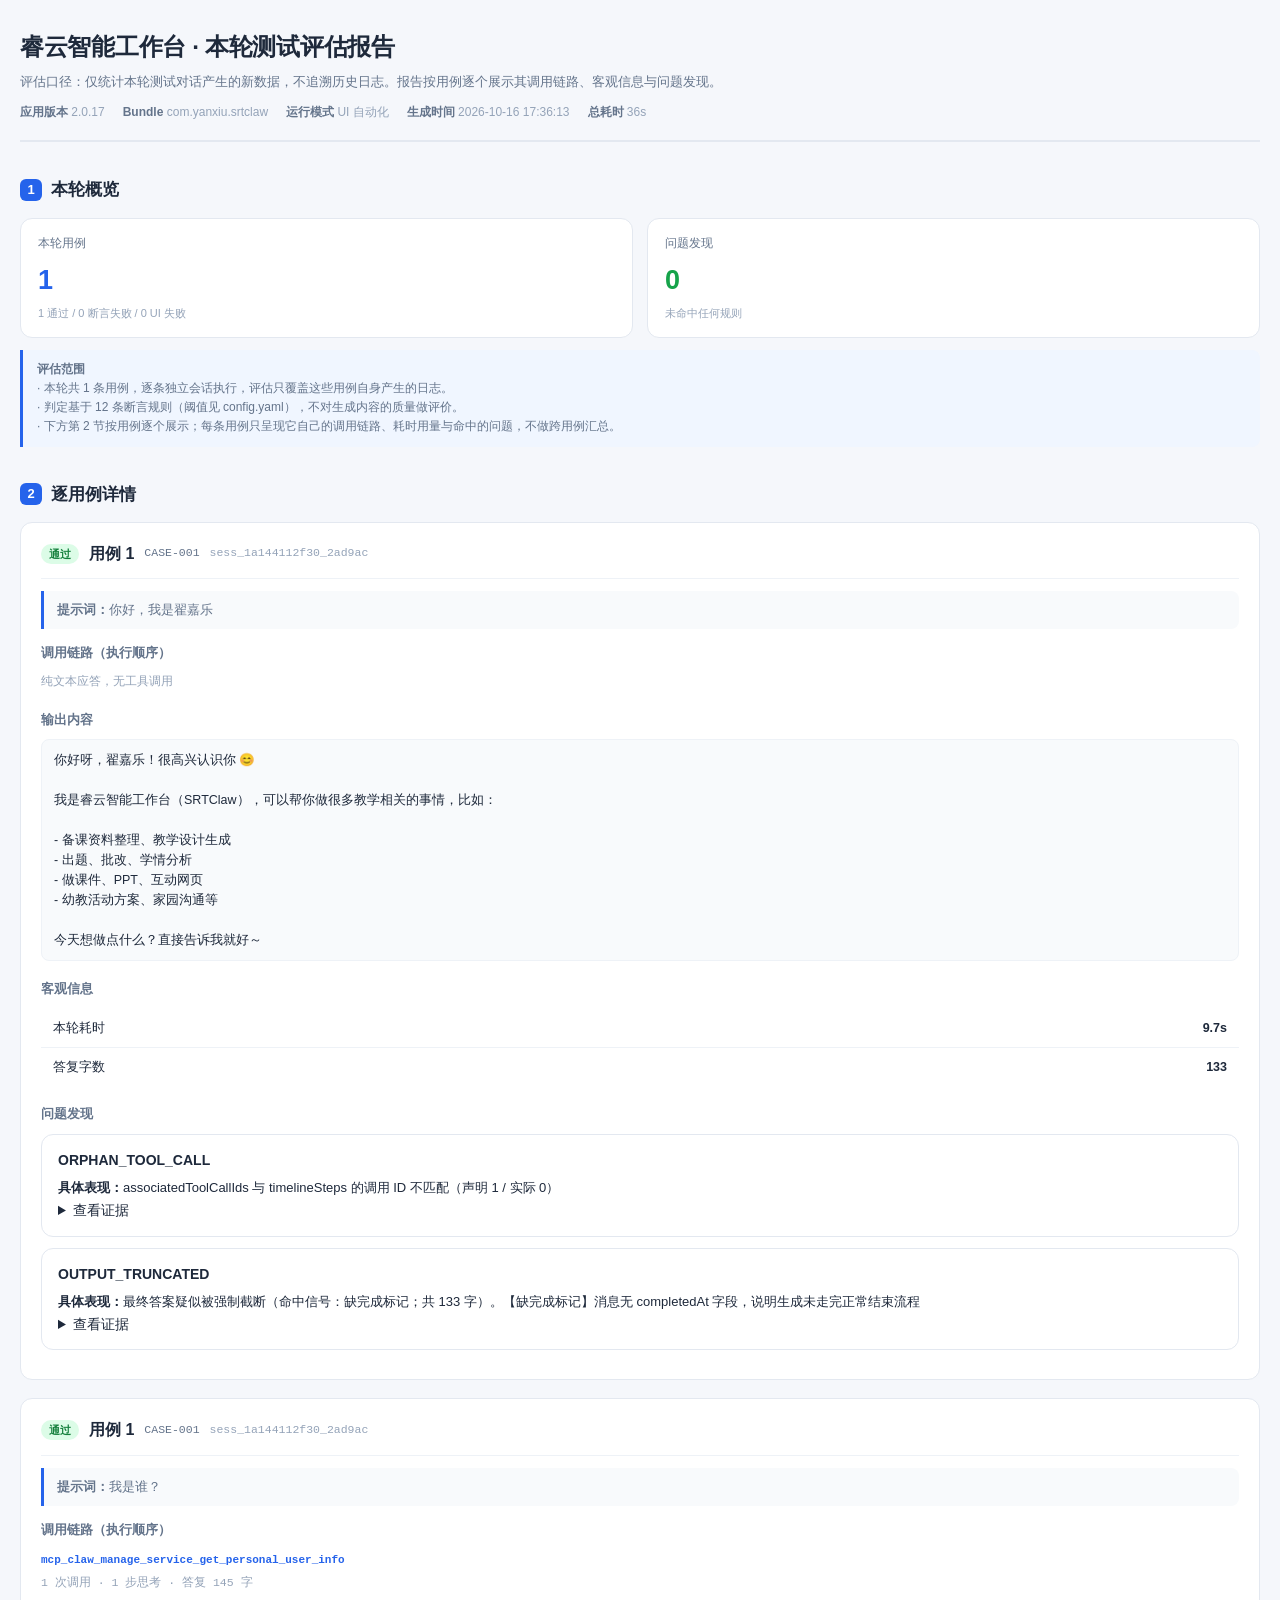
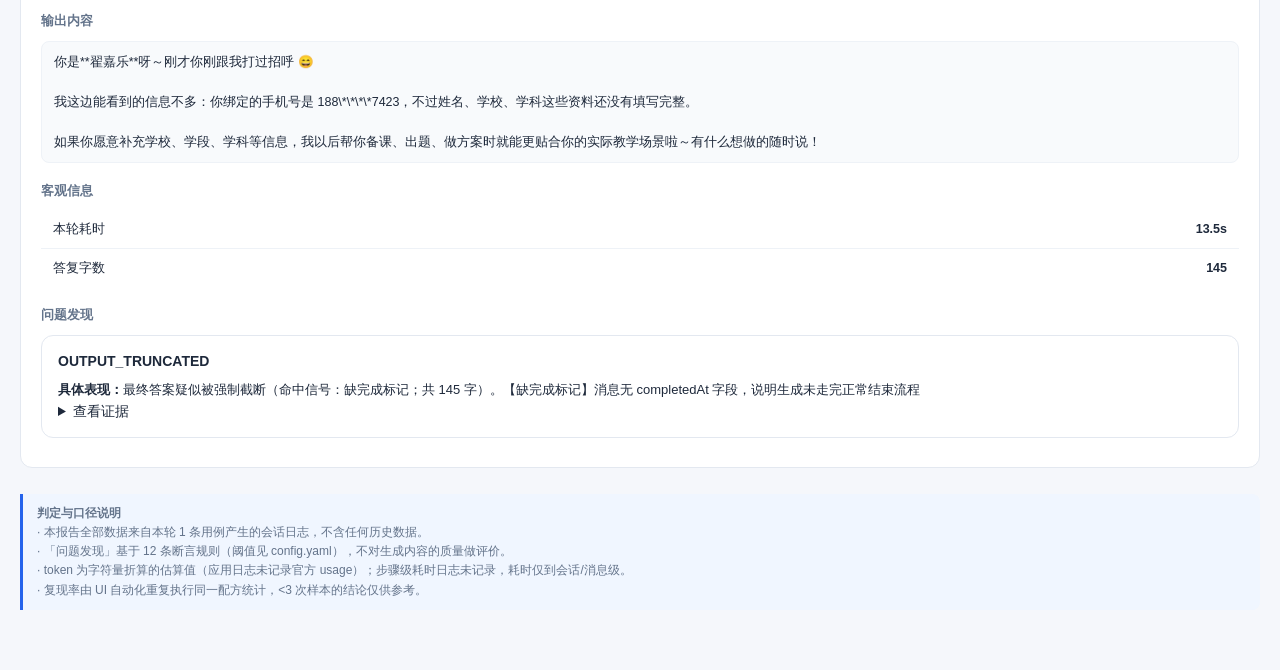
<file: report/ruiyun_report.html>
<!DOCTYPE html>
<html lang="zh-CN">
<head>
<meta charset="UTF-8" />
<meta name="viewport" content="width=device-width, initial-scale=1.0" />
<title>睿云智能工作台 · 本轮测试评估报告</title>
<style>
  :root{
    --bg:#f5f7fb; --card:#ffffff; --line:#e3e8f0; --line2:#eef2f7;
    --tx:#1e293b; --tx2:#64748b; --tx3:#94a3b8;
    --accent:#2563eb; --p0:#dc2626; --p1:#ea580c; --p2:#ca8a04;
    --ok:#16a34a; --warn:#d97706; --skill:#7c3aed;
  }
  *{box-sizing:border-box;margin:0;padding:0}
  body{
    background:var(--bg); color:var(--tx);
    font-family:"PingFang SC","Microsoft YaHei","Helvetica Neue",Arial,sans-serif;
    font-size:14px; line-height:1.6; padding:28px 20px 60px;
  }
  .wrap{max-width:1240px;margin:0 auto}
  header{border-bottom:2px solid var(--line);padding-bottom:18px;margin-bottom:24px}
  h1{font-size:24px;font-weight:700;letter-spacing:-.3px}
  .sub{color:var(--tx2);font-size:13px;margin-top:6px}
  .meta{display:flex;gap:18px;flex-wrap:wrap;margin-top:10px;font-size:12px;color:var(--tx3)}
  .meta b{color:var(--tx2);font-weight:600}

  h2{font-size:17px;font-weight:700;margin:34px 0 14px;display:flex;align-items:center;gap:9px}
  h2 .no{display:inline-flex;align-items:center;justify-content:center;width:22px;height:22px;
     background:var(--accent);color:#fff;border-radius:6px;font-size:13px}
  h3{font-size:13px;font-weight:600;color:var(--tx2);margin:16px 0 10px}

  .kpis{display:grid;grid-template-columns:repeat(auto-fit,minmax(160px,1fr));gap:14px}
  .kpi{background:var(--card);border:1px solid var(--line);border-radius:12px;padding:15px 17px}
  .kpi .label{font-size:12px;color:var(--tx2)}
  .kpi .value{font-size:27px;font-weight:700;margin-top:6px;letter-spacing:-1px}
  .kpi .foot{font-size:11px;color:var(--tx3);margin-top:4px;line-height:1.45}
  .v-ok{color:var(--ok)} .v-bad{color:var(--p0)} .v-warn{color:var(--warn)} .v-acc{color:var(--accent)}

  .card{background:var(--card);border:1px solid var(--line);border-radius:12px;padding:18px}
  .grid2{display:grid;grid-template-columns:1fr 1fr;gap:16px}
  @media(max-width:900px){.grid2{grid-template-columns:1fr}}

  table{width:100%;border-collapse:collapse;font-size:12.5px;background:var(--card)}
  th{text-align:left;font-weight:600;color:var(--tx2);background:#f8fafc;
     padding:9px 12px;border-bottom:1px solid var(--line);white-space:nowrap;font-size:12px}
  td{padding:9px 12px;border-bottom:1px solid var(--line2);vertical-align:top}
  tr:last-child td{border-bottom:none}
  tbody tr:hover{background:#fafbfd}
  .tbl-wrap{background:var(--card);border:1px solid var(--line);border-radius:12px;overflow:hidden}

  .badge{display:inline-block;padding:1px 8px;border-radius:20px;font-size:11px;font-weight:600;line-height:18px}
  .b-pass{background:#dcfce7;color:#15803d}
  .b-fail{background:#fee2e2;color:#b91c1c}
  .b-uifail{background:#fef3c7;color:#92400e}
  .b-stable{background:#fee2e2;color:#b91c1c}
  .b-likely{background:#ffedd5;color:#c2410c}
  .b-flaky{background:#fef9c3;color:#a16207}
  .b-skill{background:#ede9fe;color:#6d28d9}
  .chip{display:inline-block;padding:1px 7px;border-radius:5px;background:#eef2f7;
        color:var(--tx2);font-size:11px;margin:1px 3px 1px 0;font-family:ui-monospace,Menlo,monospace}
  .mono{font-family:ui-monospace,Menlo,monospace;font-size:11.5px;color:var(--tx2)}
  .evi{font-family:ui-monospace,Menlo,monospace;font-size:11px;color:var(--tx3);
       background:#f8fafc;border:1px solid var(--line2);border-radius:6px;padding:6px 8px;
       margin-top:6px;word-break:break-all;max-height:80px;overflow:hidden}
  .empty{color:var(--tx3);font-size:12.5px;padding:14px 0;text-align:center}
  .note{font-size:12px;color:var(--tx2);background:#f0f6ff;border-left:3px solid var(--accent);
        padding:10px 14px;border-radius:0 8px 8px 0;margin-top:12px}
  .note.warn{background:#fffbeb;border-left-color:var(--warn)}

  .none-banner{background:var(--card);border:1px solid #bbf7d0;border-radius:12px;
    padding:34px 20px;text-align:center}
  .none-banner .big{font-size:21px;font-weight:700;color:var(--ok)}
  .none-banner .sm{font-size:12.5px;color:var(--tx2);margin-top:8px}

  .finding{background:var(--card);border:1px solid var(--line);border-radius:12px;padding:14px 16px;margin-bottom:11px}
  .finding .f-hd{display:flex;gap:9px;align-items:center;flex-wrap:wrap}
  .finding .f-detail{font-size:13px;margin-top:7px}
  .finding .f-impact{font-size:12.5px;color:var(--tx2);margin-top:5px;
     background:#fff7ed;border-left:3px solid var(--p1);padding:7px 11px;border-radius:0 7px 7px 0}
  .finding .f-impact b{color:#9a3412}
  .repro{margin-top:9px;border:1px solid var(--line2);border-radius:8px;padding:10px 12px;background:#fbfcfe;font-size:12px;color:var(--tx2)}
  .repro b{color:var(--tx)}
  .chain{font-family:ui-monospace,Menlo,monospace;font-size:11px;color:var(--tx2);line-height:1.9;word-break:break-all}
  .chain .ct{color:var(--accent);font-weight:600}

   
  .case-block{background:var(--card);border:1px solid var(--line);border-radius:12px;
    padding:18px 20px;margin-bottom:18px}
  .case-hd{display:flex;gap:10px;align-items:center;flex-wrap:wrap;
    padding-bottom:12px;border-bottom:1px solid var(--line2)}
  .case-hd b{font-size:16px}
  .case-block h3{font-size:13px;font-weight:600;color:var(--tx2);margin:18px 0 9px}
  .case-block h3:first-of-type{margin-top:14px}
  .case-prompt{font-size:12.5px;color:var(--tx2);background:#f8fafc;border-left:3px solid var(--accent);
    padding:9px 13px;border-radius:0 8px 8px 0;margin-top:12px;word-break:break-word}
   
  .out{font-size:12.5px;color:var(--tx);background:#f8fafc;border:1px solid var(--line2);
    border-radius:8px;padding:10px 12px;white-space:pre-wrap;word-break:break-word;
    max-height:320px;overflow:auto;margin-top:4px}
  .out-empty{font-size:12.5px;color:var(--tx3)}
   
  .turn-err{margin-top:7px;font-size:12px;color:var(--p0)}
  .turn-err .mono{word-break:break-all}
</style>
</head>
<body>
<div class="wrap">

<header>
  <h1>睿云智能工作台 · 本轮测试评估报告</h1>
  <div class="sub">评估口径：仅统计本轮测试对话产生的新数据，不追溯历史日志。报告按用例逐个展示其调用链路、客观信息与问题发现。</div>
  <div class="meta">
    <span><b>应用版本</b> 2.0.17</span>
    <span><b>Bundle</b> com.yanxiu.srtclaw</span>
    <span><b>运行模式</b> UI 自动化</span>
    <span><b>生成时间</b> 2026-10-16 17:36:13</span>
    <span><b>总耗时</b> 36s</span>
  </div>
</header>


<h2><span class="no">1</span>本轮概览</h2>

<div class="kpis">
  <div class="kpi">
    <div class="label">本轮用例</div>
    <div class="value v-acc">1</div>
    <div class="foot">1 通过 / 0 断言失败 / 0 UI 失败</div>
  </div>
  <div class="kpi">
    <div class="label">问题发现</div>
    <div class="value v-ok">0</div>
    <div class="foot">未命中任何规则</div>
  </div>
</div>

<div class="note">
  <b>评估范围</b><br/>
  · 本轮共 1 条用例，逐条独立会话执行，评估只覆盖这些用例自身产生的日志。<br/>
  · 判定基于 12 条断言规则（阈值见 config.yaml），不对生成内容的质量做评价。<br/>
  · 下方第 2 节按用例逐个展示；每条用例只呈现它自己的调用链路、耗时用量与命中的问题，不做跨用例汇总。
</div>


<h2><span class="no">2</span>逐用例详情</h2>







<div class="case-block">
  <div class="case-hd">
    <span class="badge b-pass">
      通过
    </span>
    <b>用例 1</b>
    <span class="mono">CASE-001</span>
    <span class="mono" style="color:var(--tx3)">sess_1a144112f30_2ad9ac</span>
  </div>

  <div class="case-prompt"><b>提示词：</b>你好，我是翟嘉乐</div>
  
  
  

  

  <h3>调用链路（执行顺序）</h3>
  
    <div class="mono" style="color:var(--tx3)">纯文本应答，无工具调用</div>
  

  <h3>输出内容</h3>
  <div class="out">你好呀，翟嘉乐！很高兴认识你 😊

我是睿云智能工作台（SRTClaw），可以帮你做很多教学相关的事情，比如：

- 备课资料整理、教学设计生成
- 出题、批改、学情分析
- 做课件、PPT、互动网页
- 幼教活动方案、家园沟通等

今天想做点什么？直接告诉我就好～</div>
  

  <h3>客观信息</h3>
  <table class="kv">
    <tr><td>本轮耗时</td><td style="text-align:right"><b>9.7s</b></td></tr>
    <tr><td>答复字数</td><td style="text-align:right"><b>133</b></td></tr>
  </table>

  <h3>问题发现</h3>
  
    <div class="finding">
      <div class="f-hd"><b>ORPHAN_TOOL_CALL</b></div>
      <div class="f-detail"><b>具体表现：</b>associatedToolCallIds 与 timelineSteps 的调用 ID 不匹配（声明 1 / 实际 0）</div>
      <details class="evi-wrap"><summary>查看证据</summary><div class="evi">call_11b025bd3e074468a43852cd</div></details>
    </div>
  
    <div class="finding">
      <div class="f-hd"><b>OUTPUT_TRUNCATED</b></div>
      <div class="f-detail"><b>具体表现：</b>最终答案疑似被强制截断（命中信号：缺完成标记；共 133 字）。【缺完成标记】消息无 completedAt 字段，说明生成未走完正常结束流程</div>
      <details class="evi-wrap"><summary>查看证据</summary><div class="evi">你好呀，翟嘉乐！很高兴认识你 😊

我是睿云智能工作台（SRTClaw），可以帮你做很多教学相关的事情，比如：

- 备课资料整理、教学设计生成
- 出题、批改、学情分析
- 做课件、PPT、互动网页
- 幼教活动方案、家园沟通等

今天想做点什么？直接告诉我就好～</div></details>
    </div>
  
</div>

<div class="case-block">
  <div class="case-hd">
    <span class="badge b-pass">
      通过
    </span>
    <b>用例 1</b>
    <span class="mono">CASE-001</span>
    <span class="mono" style="color:var(--tx3)">sess_1a144112f30_2ad9ac</span>
  </div>

  <div class="case-prompt"><b>提示词：</b>我是谁？</div>
  
  
  

  

  <h3>调用链路（执行顺序）</h3>
  
    <div class="chain"><span class="ct">mcp_claw_manage_service_get_personal_user_info</span></div>
    <div class="mono" style="color:var(--tx3);margin-top:4px">1 次调用 · 1 步思考 · 答复 145 字</div>
  

  <h3>输出内容</h3>
  <div class="out">你是**翟嘉乐**呀～刚才你刚跟我打过招呼 😄

我这边能看到的信息不多：你绑定的手机号是 188\*\*\*\*7423，不过姓名、学校、学科这些资料还没有填写完整。

如果你愿意补充学校、学段、学科等信息，我以后帮你备课、出题、做方案时就能更贴合你的实际教学场景啦～有什么想做的随时说！</div>
  

  <h3>客观信息</h3>
  <table class="kv">
    <tr><td>本轮耗时</td><td style="text-align:right"><b>13.5s</b></td></tr>
    <tr><td>答复字数</td><td style="text-align:right"><b>145</b></td></tr>
  </table>

  <h3>问题发现</h3>
  
    <div class="finding">
      <div class="f-hd"><b>OUTPUT_TRUNCATED</b></div>
      <div class="f-detail"><b>具体表现：</b>最终答案疑似被强制截断（命中信号：缺完成标记；共 145 字）。【缺完成标记】消息无 completedAt 字段，说明生成未走完正常结束流程</div>
      <details class="evi-wrap"><summary>查看证据</summary><div class="evi">你是**翟嘉乐**呀～刚才你刚跟我打过招呼 😄

我这边能看到的信息不多：你绑定的手机号是 188\*\*\*\*7423，不过姓名、学校、学科这些资料还没有填写完整。

如果你愿意补充学校、学段、学科等信息，我以后帮你备课、出题、做方案时就能更贴合你的实际教学场景啦～有什么想做的随时说！</div></details>
    </div>
  
</div>




<div class="note" style="margin-top:26px">
  <b>判定与口径说明</b><br/>
  · 本报告全部数据来自本轮 1 条用例产生的会话日志，不含任何历史数据。<br/>
  · 「问题发现」基于 12 条断言规则（阈值见 config.yaml），不对生成内容的质量做评价。<br/>
  · token 为字符量折算的估算值（应用日志未记录官方 usage）；步骤级耗时日志未记录，耗时仅到会话/消息级。<br/>
  · 复现率由 UI 自动化重复执行同一配方统计，&lt;3 次样本的结论仅供参考。
</div>

</div>
</body>
</html>
</file>
